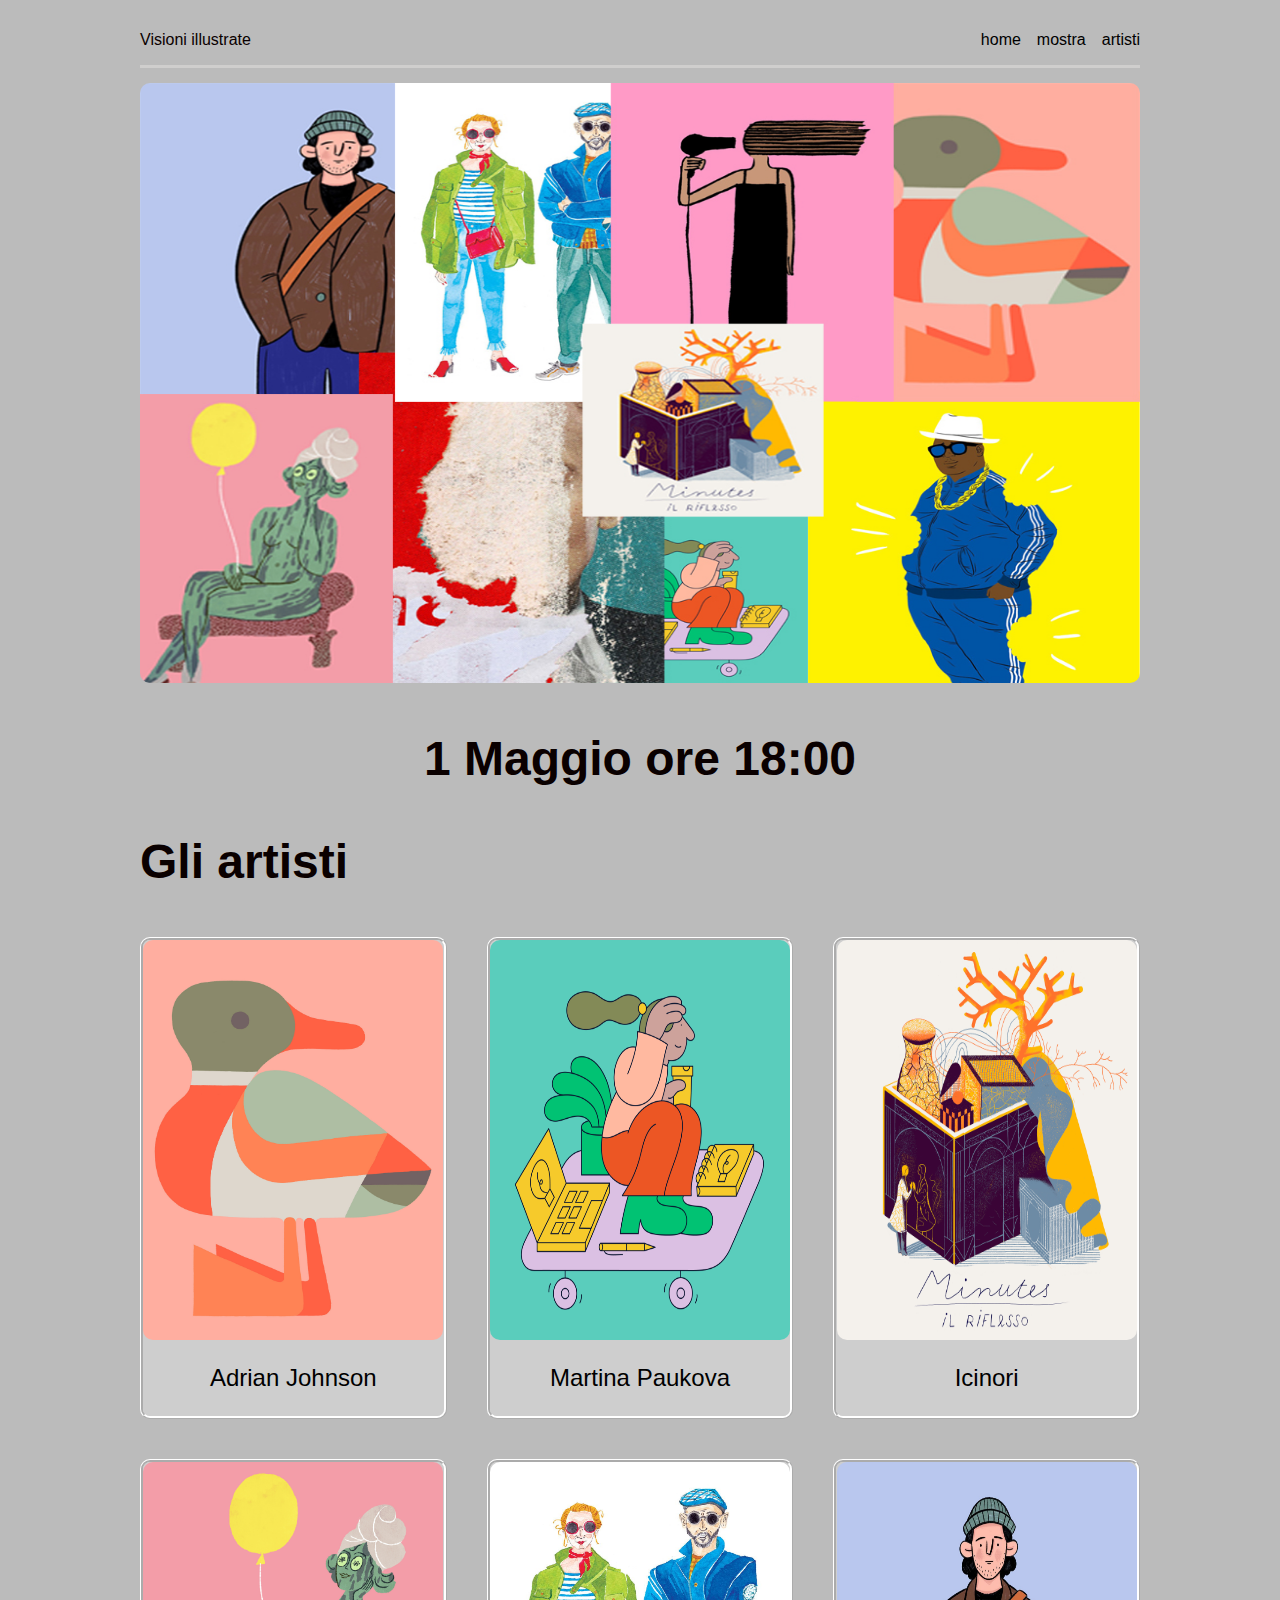
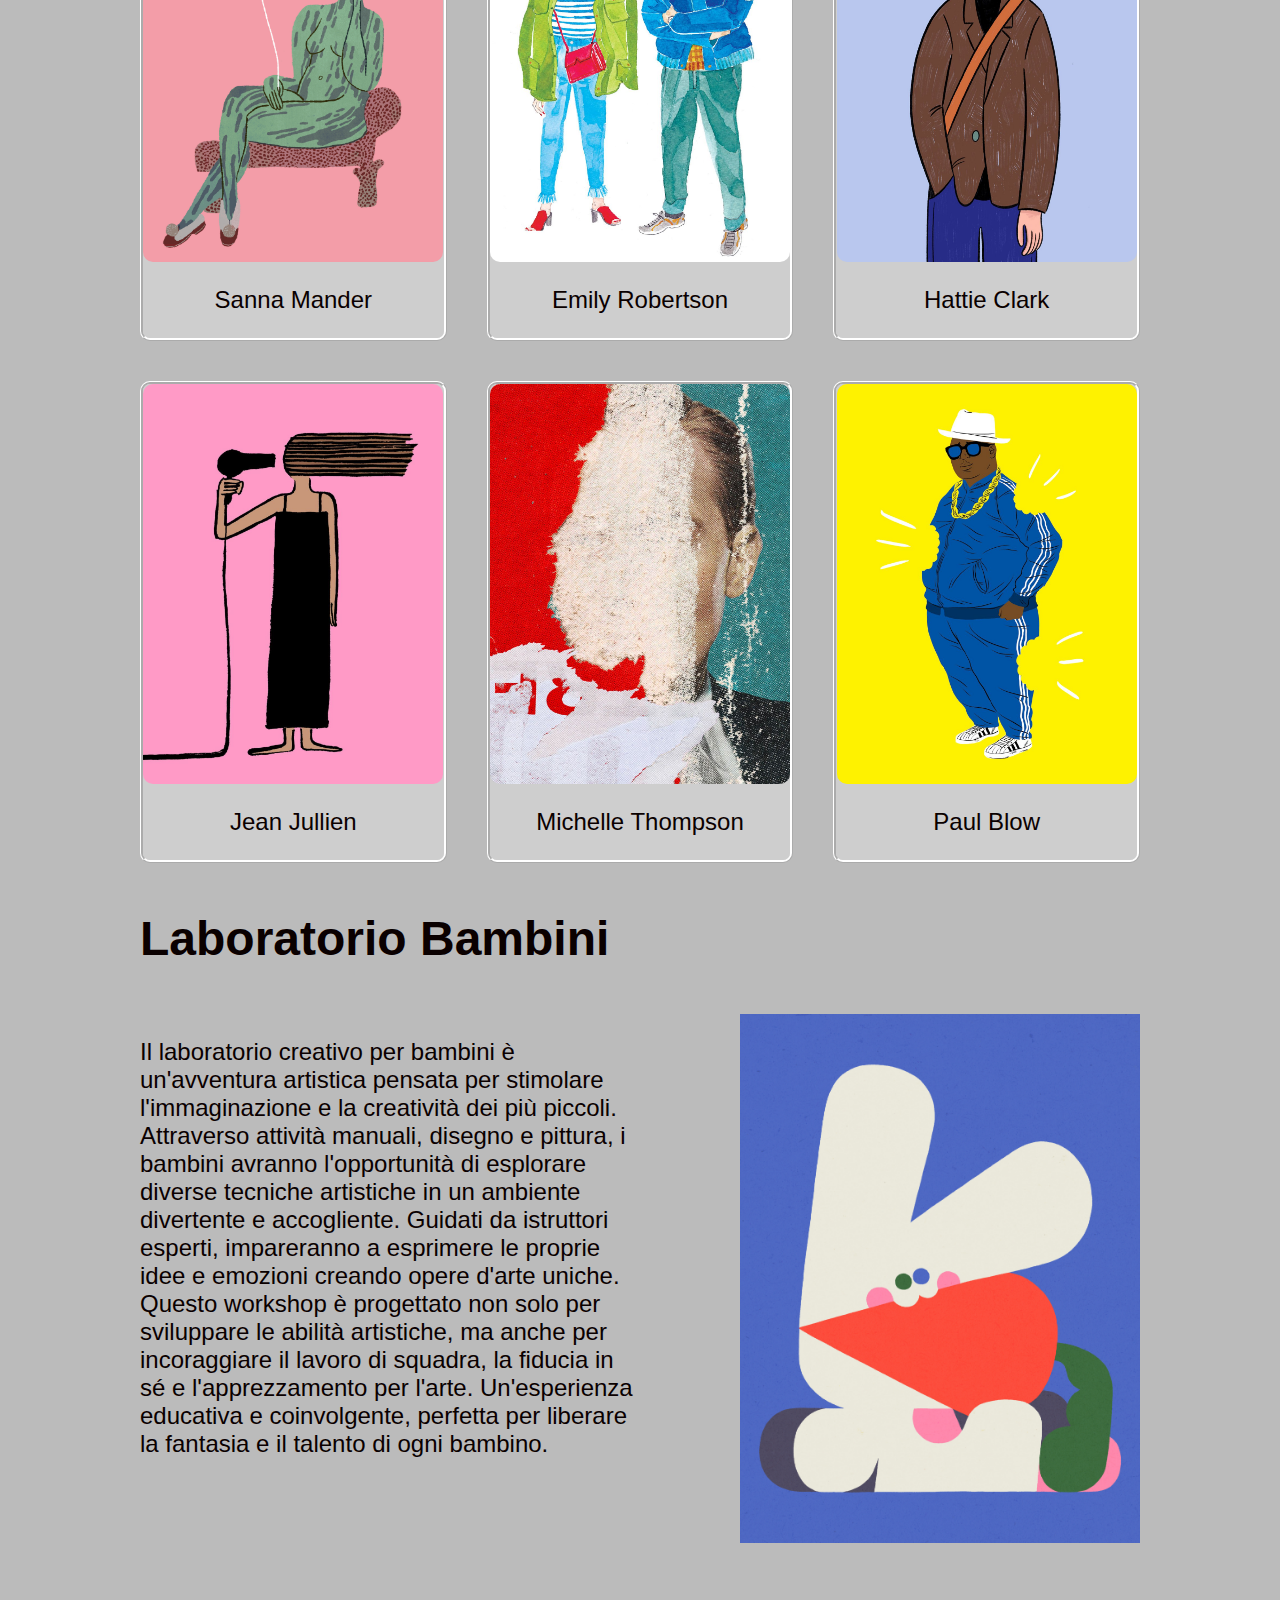
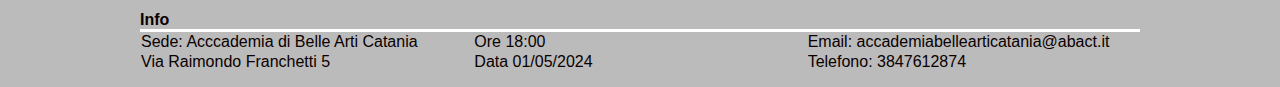
<file: index.html>
<html>
<head>
    
    <title>Visioni illustrate</title>
    <link rel="stylesheet" href="stile.css">
   
</head>
<body>
    <header>
        <p>Visioni illustrate</p>
        <nav>
            <ul>
                <li><a href="index.html">home</a></li> 
                <li><a href="mostra.html">mostra</a></li>
                <li><a href="artisti.html">artisti</a></li>
            </ul>
        </nav>
    </header>
    <main>
<section class="copertina"> 
<img src="copertina.jpg">
</section>
<div class="orario"> 
<p>1 Maggio ore 18:00</p>
</div>
<div class="titolo">
<p>Gli artisti</p>
</div>
<section class="elencoartisti">
    <div class="artista"><a href="Adrian_Johnson.html">
    <img src="AP_Adrian_Johnson_QUACK_2x-scaled.jpg">
    <p>Adrian Johnson</p>
</a> 
    </div>
    
    <div class="artista"><a href="Martina_Paukova_.html">
    <img src="AP_Martina_Paukova_Courier_Magazine_1-scaled.jpg">
    <p>Martina Paukova</p>
</a>
</div> 
    <div class="artista"><a href="Icinori_.html">
    <img src="AP_Icinori_DEDAR_5_2x.jpg">
    <p>Icinori</p>
    </a>
</div>
<div class="artista">
    <img src="AP_Sanna_Mander_havisamanda_2_2x-scaled.jpg">
    <p>Sanna Mander</p>
    </div>
    <div class="artista">
    <img src="Handsome-Frank-Emily Robertson (7).jpg">
    <p>Emily Robertson</p>
</div>
    <div class="artista">
    <img src="Handsome-Frank-Hattie Clark (1).jpg">
    <p>Hattie Clark</p>
</div>
    <div class="artista">
    <img src="Handsome-Frank-Jean Jullien (1).jpg">
    <p>Jean Jullien</p>
</div>
    <div class="artista">
    <img src="Handsome-Frank-Michelle Thompson (9).jpg">
    <p>Michelle Thompson</p> 
</div>
    <div class="artista">
    <img src="Handsome-Frank-Paul Blow (7).jpg">
    <p>Paul Blow</p> 
</div>
</section >
<section class="bambini">
    <div class="titolo">
<p>Laboratorio Bambini</p>
</div>
<div class="paragrafo">
<p>Il laboratorio creativo per bambini è un'avventura artistica pensata per stimolare l'immaginazione e la creatività dei più piccoli.
Attraverso attività manuali, disegno e pittura, i bambini avranno l'opportunità di esplorare diverse tecniche artistiche in un ambiente divertente e accogliente. 
Guidati da istruttori esperti, impareranno a esprimere le proprie idee e emozioni creando opere d'arte uniche. 
Questo workshop è progettato non solo per sviluppare le abilità artistiche, ma anche per incoraggiare il lavoro di squadra, la fiducia in sé e l'apprezzamento per l'arte. Un'esperienza educativa e coinvolgente, perfetta per liberare la fantasia e il talento di ogni bambino.</p>
<img src="AP_Adrian_Johnson_CARROT_2x-scaled.jpg">
</div>
</section>
</main>
    <footer>
     <h4>Info</h4> 
     <div class="testata">
     <p>Sede: Acccademia di Belle Arti Catania</p> 
     <p>Ore 18:00</p>
     <p>Email: accademiabellearticatania@abact.it</p>
        <p>Via Raimondo Franchetti 5</p> 
        <p>Data 01/05/2024</p>
        <p>Telefono: 3847612874</p>
    </div>
</footer>
</body>
</html>
</file>
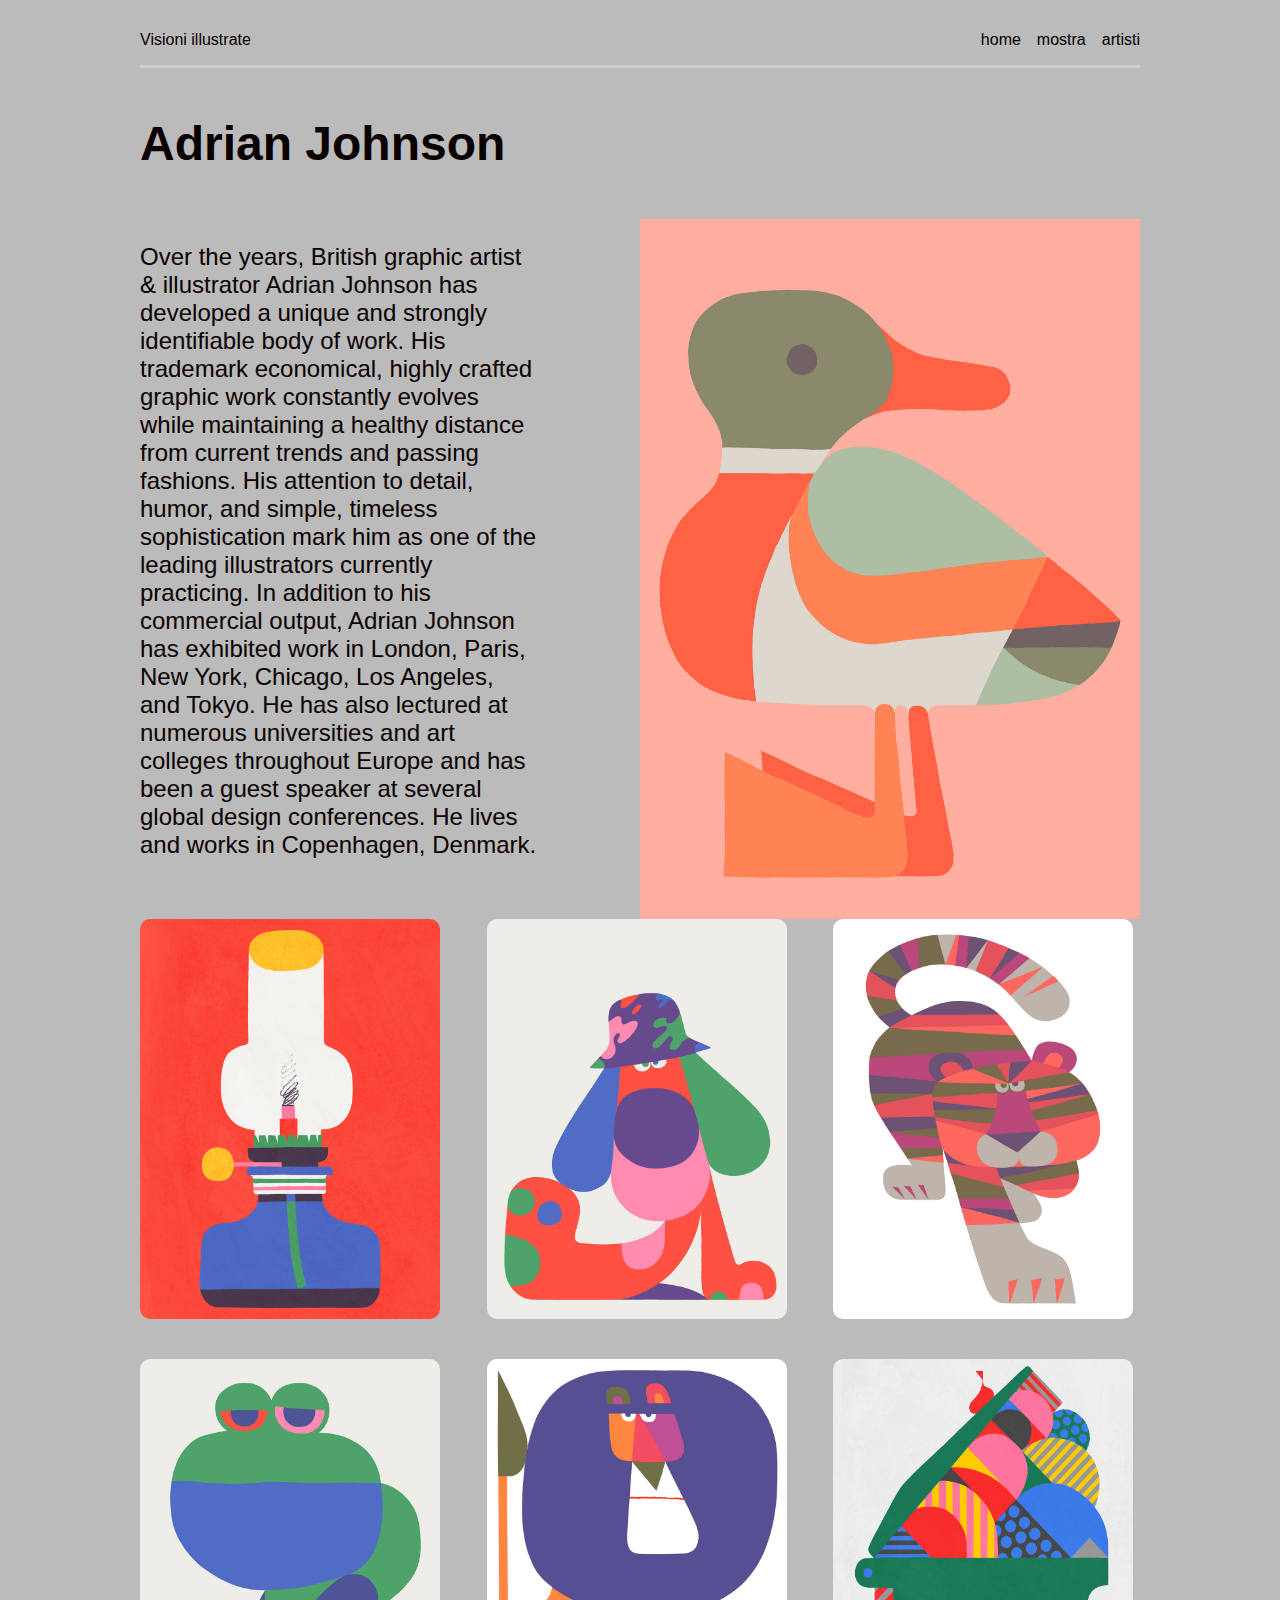
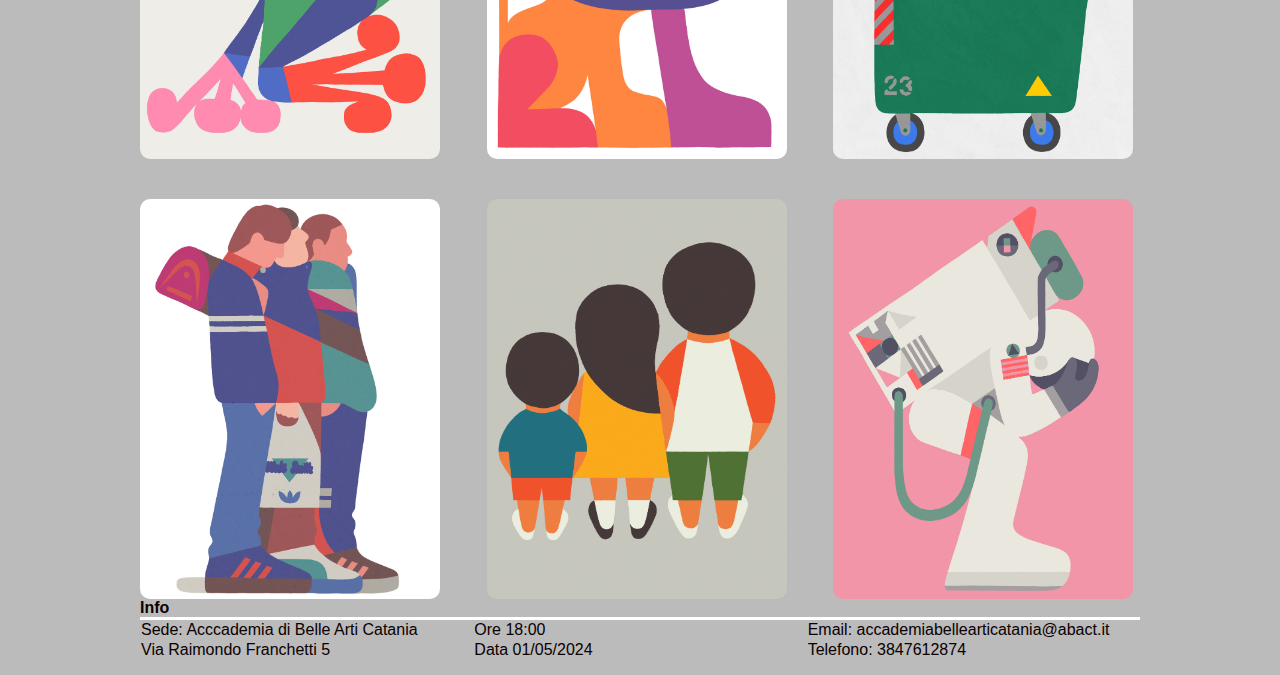
<file: Adrian_Johnson.html>
<html>
<head>
    
    <title>Visioni illustrate</title>
    <link rel="stylesheet" href="stile.css">
   
</head>
<body>
    <header>
        <p>Visioni illustrate</p>
        <nav>
            <ul>
                <li><a href="index.html">home</a></li> 
                <li><a href="mostra.html">mostra</a></li>
                <li><a href="artisti.html">artisti</a></li>
            </ul>
        </nav>
    </header>
    <main>
        <section class="titolo">
            <p>Adrian Johnson</p>
            </section>
            <section class="paragrafo">
                <div class="testo">
            <p>Over the years, British graphic artist & illustrator Adrian Johnson has developed a unique and strongly identifiable body of work. 
                His trademark economical, highly crafted graphic work constantly evolves while maintaining a healthy distance from current trends and passing fashions. 
                His attention to detail, humor, and simple, timeless sophistication mark him as one of the leading illustrators currently practicing.
                In addition to his commercial output, Adrian Johnson has exhibited work in London, Paris, New York, Chicago, Los Angeles, and Tokyo. He has also lectured 
                at numerous universities and art colleges throughout Europe and has been a guest speaker at several global design conferences. He lives and works in Copenhagen, Denmark.</p></div>
                <div class="foto">
                <img src="AP_Adrian_Johnson_QUACK_2x-scaled.jpg"></div>
        </section>
        <section class="elencoartisti">
            <img src="Adrian_Johnson1.jpg">
            <img src="Adrian_Johnson2.jpg">
            <img src="Adrian_Johnson3.jpg">
            <img src="Adrian_Johnson4.jpg">
            <img src="Adrian_Johnson5.jpg">
            <img src="Adrian_Johnson6.jpg">
            <img src="Adrian_Johnson7.jpg">
            <img src="Adrian_Johnson8.jpg">
            <img src="Adrian_Johnson9.jpg">
            

        </section>
    
    </main>
    <footer>
        <h4>Info</h4> 
        <div class="testata">
        <p>Sede: Acccademia di Belle Arti Catania</p> 
        <p>Ore 18:00</p>
        <p>Email: accademiabellearticatania@abact.it</p>
           <p>Via Raimondo Franchetti 5</p> 
           <p>Data 01/05/2024</p>
           <p>Telefono: 3847612874</p>
       </div>
   </footer>
</body>
</html>
</file>
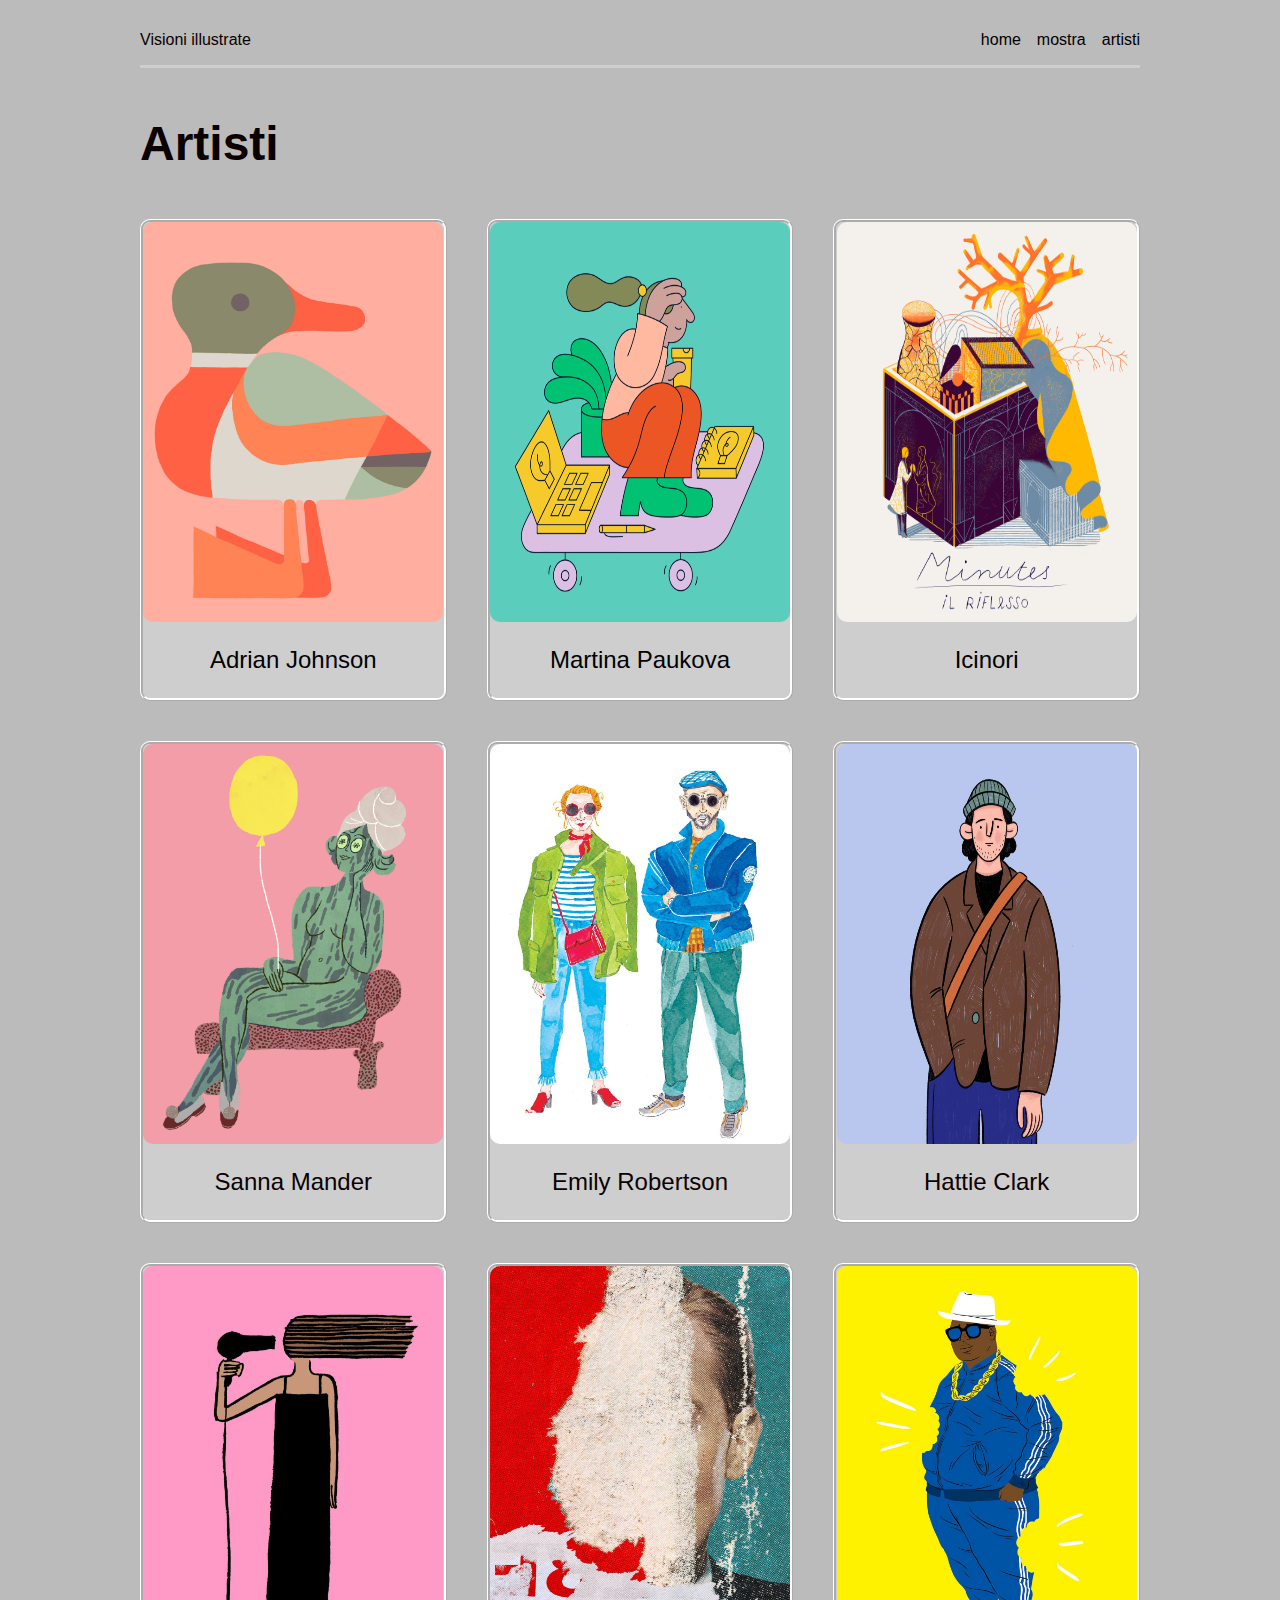
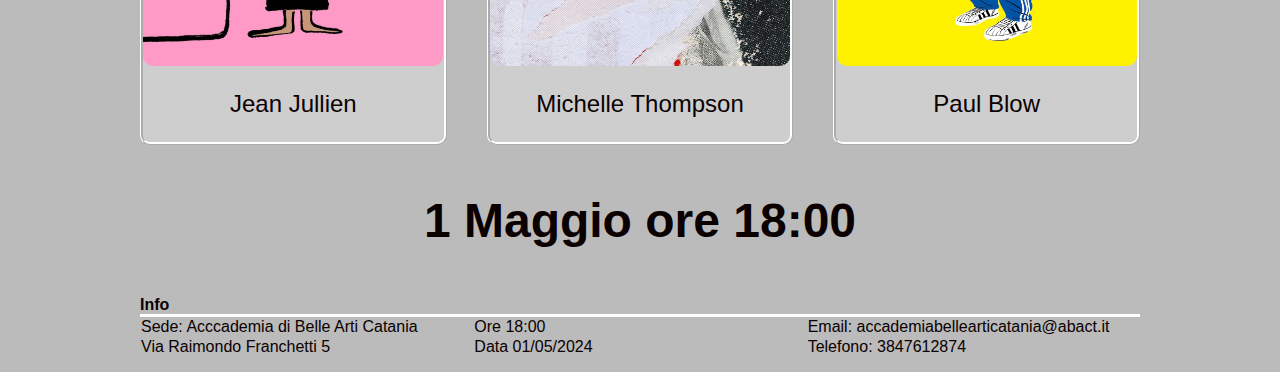
<file: artisti.html>
<html>
<head>
    
    <title>Visioni illustrate</title>
    <link rel="stylesheet" href="stile.css">
   
</head>
<body>
    <header>
        <p>Visioni illustrate</p>
        <nav>
            <ul>
                <li><a href="index.html">home</a></li> 
                <li><a href="mostra.html">mostra</a></li>
                <li><a href="artisti.html">artisti</a></li>
            </ul>
        </nav>
    </header>
    <main>
        <div class="titolo"> 
<p>Artisti</p>
</div>
<section class="elencoartisti">
    <div class="artista"><a href="Adrian_Johnson.html">
    <img src="AP_Adrian_Johnson_QUACK_2x-scaled.jpg">
    <p>Adrian Johnson</p>
</a> 
    </div>
    
    <div class="artista"><a href="Martina_Paukova_.html">
    <img src="AP_Martina_Paukova_Courier_Magazine_1-scaled.jpg">
    <p>Martina Paukova</p>
</a>
</div> 
    <div class="artista"><a href="Icinori_.html">
    <img src="AP_Icinori_DEDAR_5_2x.jpg">
    <p>Icinori</p>
    </a>
</div>
<div class="artista">
    <img src="AP_Sanna_Mander_havisamanda_2_2x-scaled.jpg">
    <p>Sanna Mander</p>
    </div>
    <div class="artista">
    <img src="Handsome-Frank-Emily Robertson (7).jpg">
    <p>Emily Robertson</p>
</div>
    <div class="artista">
    <img src="Handsome-Frank-Hattie Clark (1).jpg">
    <p>Hattie Clark</p>
</div>
    <div class="artista">
    <img src="Handsome-Frank-Jean Jullien (1).jpg">
    <p>Jean Jullien</p>
</div>
    <div class="artista">
    <img src="Handsome-Frank-Michelle Thompson (9).jpg">
    <p>Michelle Thompson</p> 
</div>
    <div class="artista">
    <img src="Handsome-Frank-Paul Blow (7).jpg">
    <p>Paul Blow</p> 
</div>
</section >
<div class="orario"> 
    <p>1 Maggio ore 18:00</p>
    </div>
    </main>
    <footer>
        <h4>Info</h4> 
        <div class="testata">
        <p>Sede: Acccademia di Belle Arti Catania</p> 
        <p>Ore 18:00</p>
        <p>Email: accademiabellearticatania@abact.it</p>
           <p>Via Raimondo Franchetti 5</p> 
           <p>Data 01/05/2024</p>
           <p>Telefono: 3847612874</p>
       </div>
   </footer>
</body>
</html>
</file>
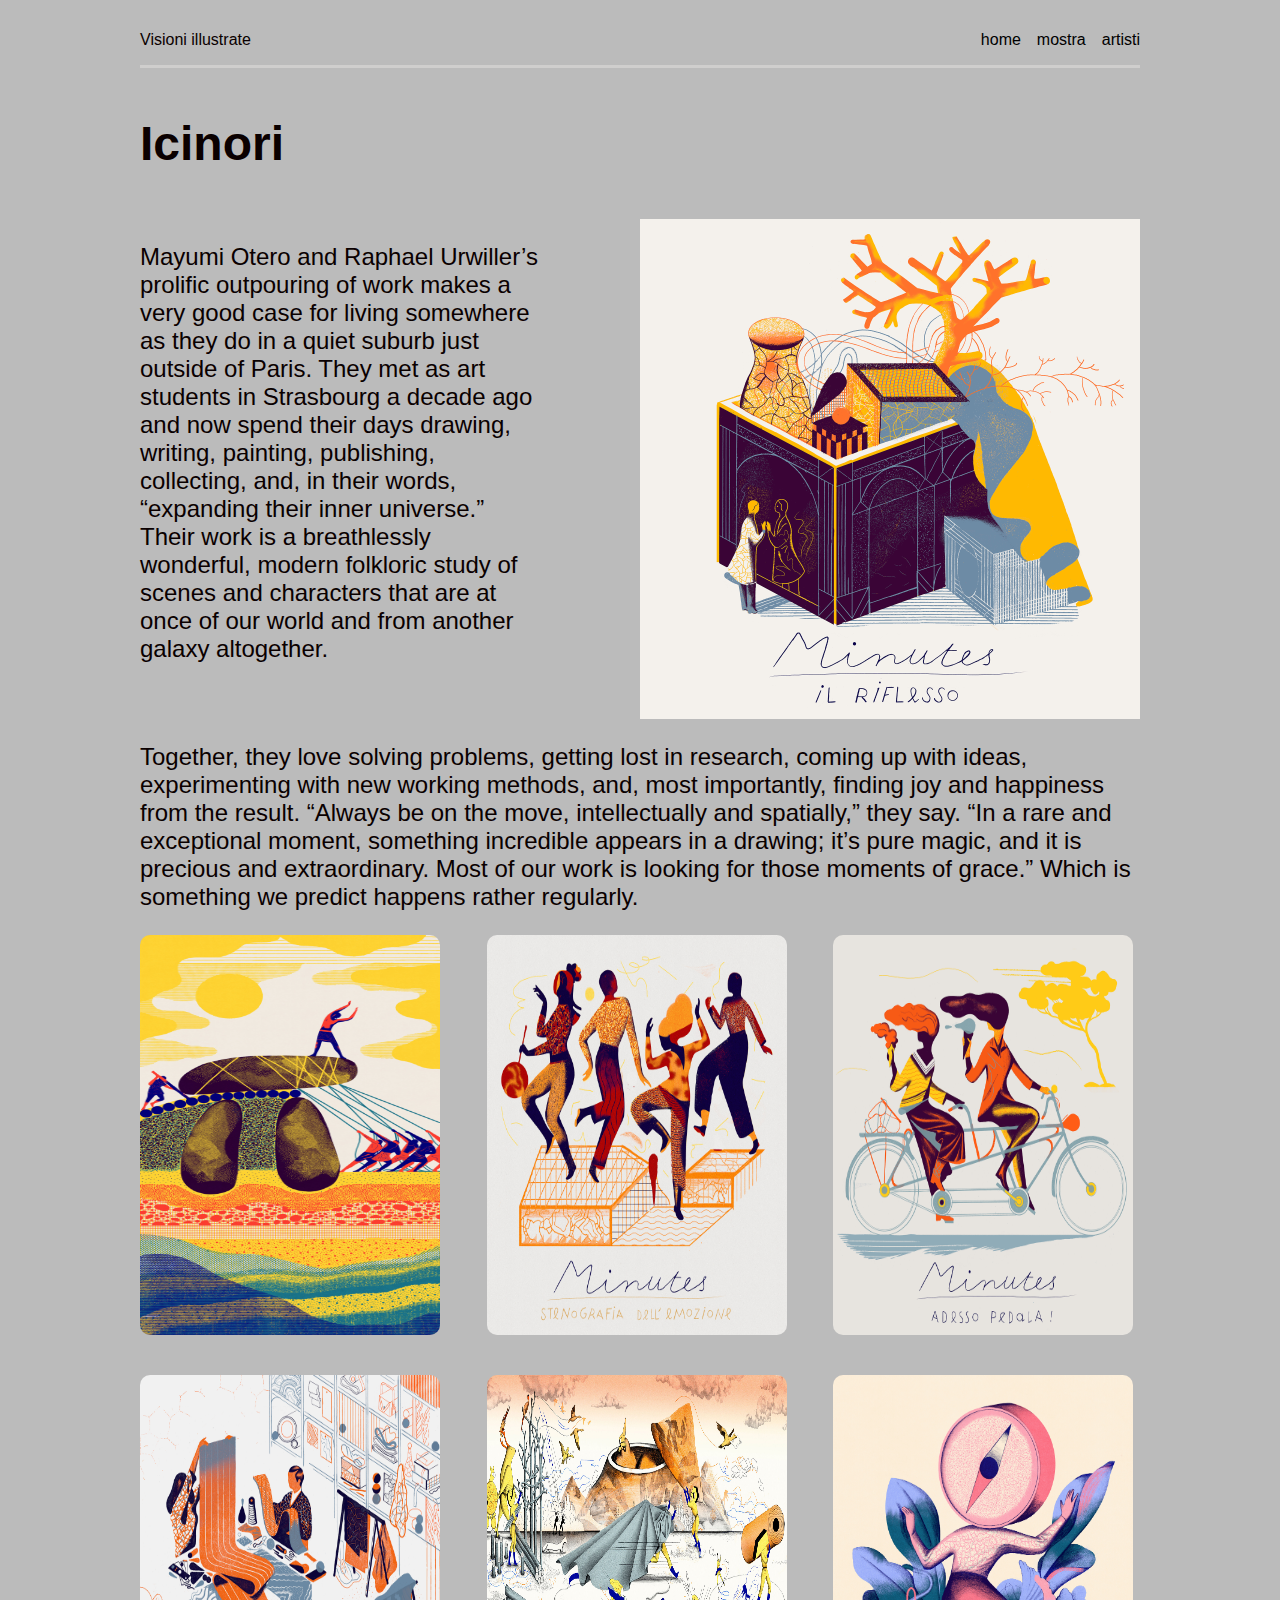
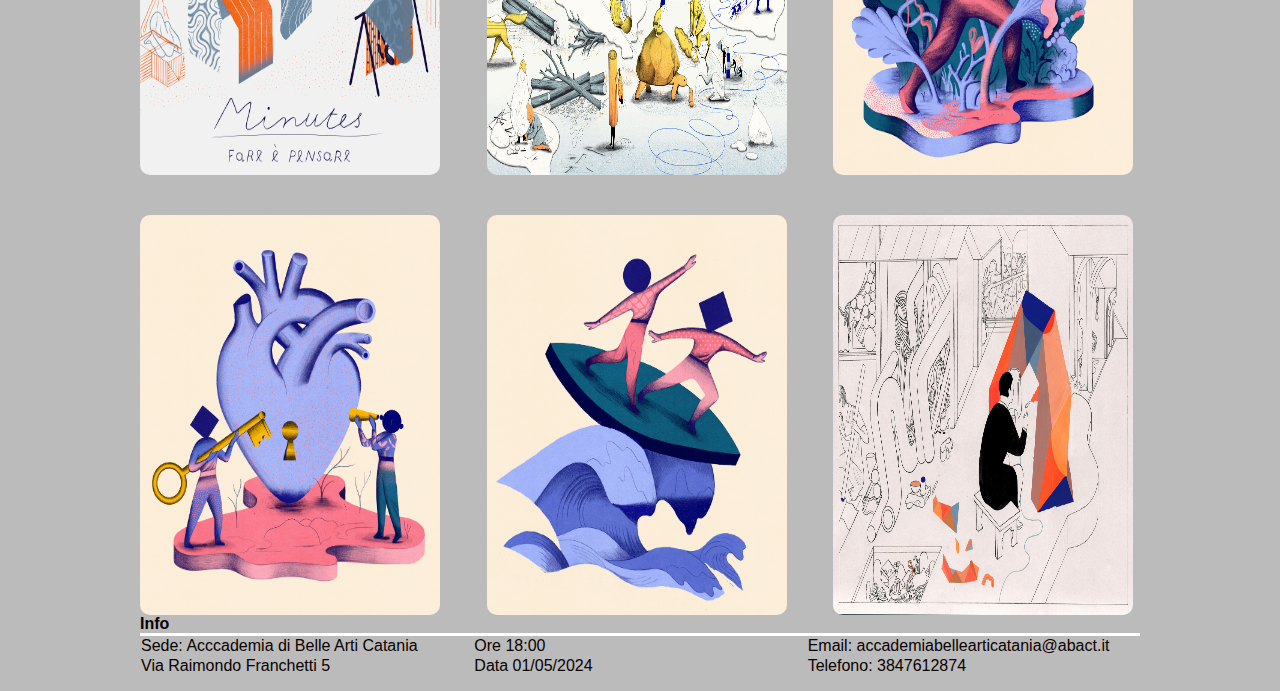
<file: Icinori_.html>
<html>
<head>
    
    <title>Visioni illustrate</title>
    <link rel="stylesheet" href="stile.css">
   
</head>
<body>
    <header>
        <p>Visioni illustrate</p>
        <nav>
            <ul>
                <li><a href="index.html">home</a></li> 
                <li><a href="mostra.html">mostra</a></li>
                <li><a href="artisti.html">artisti</a></li>
            </ul>
        </nav>
    </header>
    <main>
        <section class="titolo">
            <p>Icinori</p>
            </section>
            <section class="paragrafo">
                <div class="testo">
            <p>Mayumi Otero and Raphael Urwiller’s prolific outpouring of work makes a very good case for 
                living somewhere as they do in a quiet suburb just outside of Paris. They met as art students 
                in Strasbourg a decade ago and now spend their days drawing, writing, painting, publishing, collecting,
                 and, in their words, “expanding their inner universe.” Their work is a breathlessly wonderful, modern folkloric
                  study of scenes and characters that are at once of our world and from another galaxy altogether.</p> 
                  </div>
                <div class="foto">
                <img src="AP_Icinori_DEDAR_5_2x.jpg"></div>
        </section>
        <section class="paragrafo">
            <p>Together, they love solving problems, getting lost in research, coming up with ideas, experimenting with new working methods,
                and, most importantly, finding joy and happiness from the result. “Always be on the move, intellectually and spatially,”
                 they say. “In a rare and exceptional moment, something incredible appears in a drawing; it’s pure magic, 
                 and it is precious and extraordinary. Most of our work is looking for those moments of grace.”
                  Which is something we predict happens rather regularly.</p>
        </section>
        <section class="elencoartisti">
            <img src="Icinori_2.jpg"> 
            <img src="Icinori_3.jpg">
            <img src="Icinori_4.jpg">
            <img src="Icinori_5.jpg">
            <img src="Icinori_6.jpg">
            <img src="Icinori_8.jpg">
            <img src="Icinori_9.jpg">
            <img src="Icinori_10.jpg">
            <img src="Icinori_11.jpg">
            

        </section>
    
    </main>
    <footer>
        <h4>Info</h4> 
        <div class="testata">
        <p>Sede: Acccademia di Belle Arti Catania</p> 
        <p>Ore 18:00</p>
        <p>Email: accademiabellearticatania@abact.it</p>
           <p>Via Raimondo Franchetti 5</p> 
           <p>Data 01/05/2024</p>
           <p>Telefono: 3847612874</p>
       </div>
   </footer>
</body>
</html>
</file>
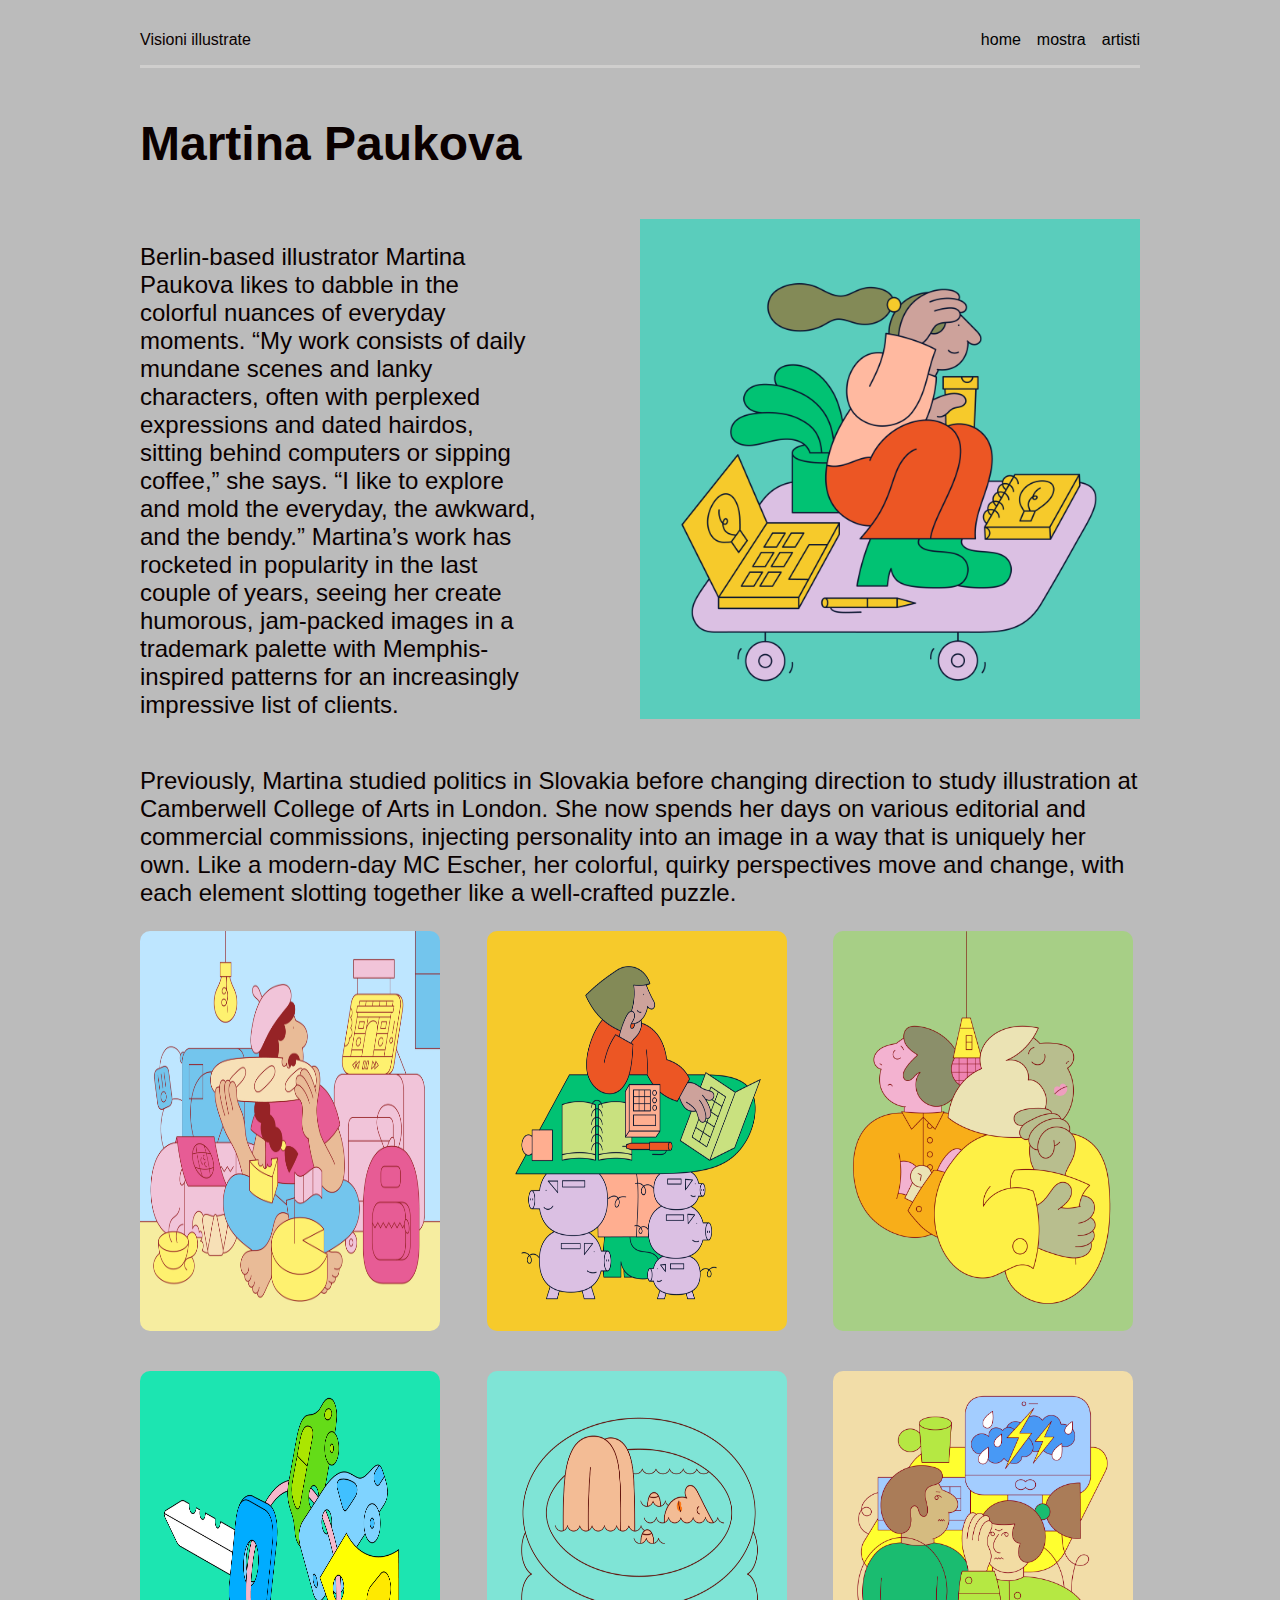
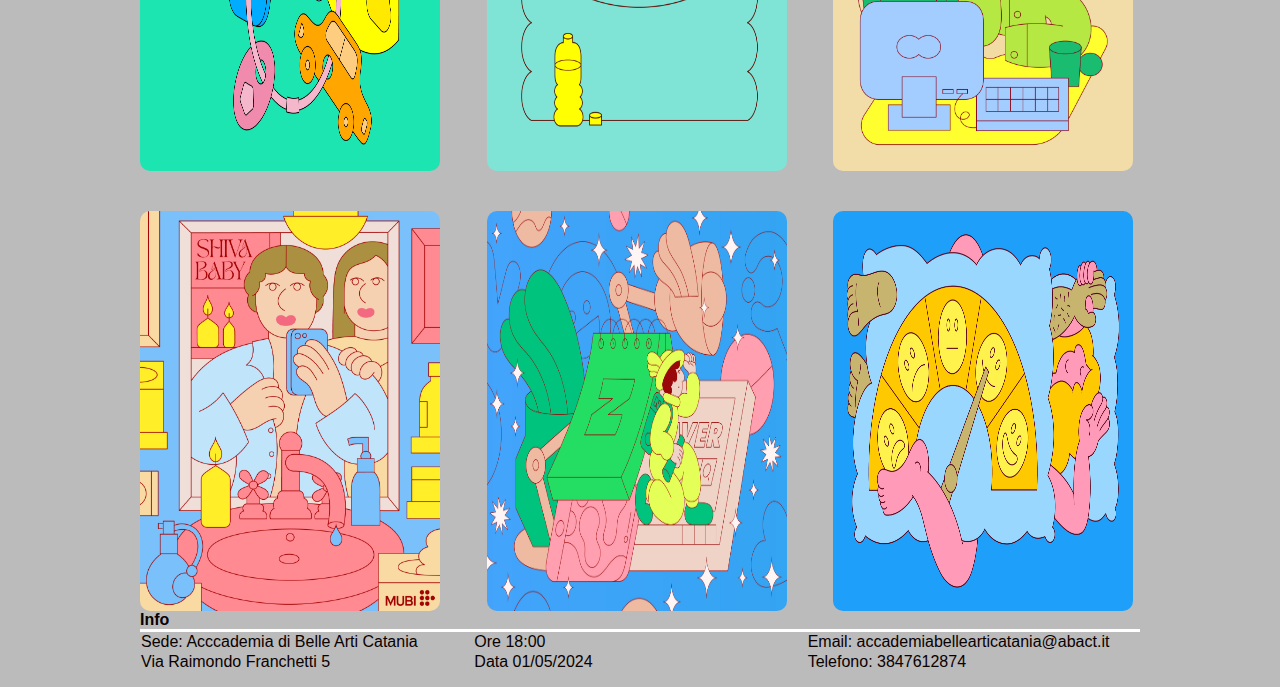
<file: Martina_Paukova_.html>
<html>
<head>
    
    <title>Visioni illustrate</title>
    <link rel="stylesheet" href="stile.css">
   
</head>
<body>
    <header>
        <p>Visioni illustrate</p>
        <nav>
            <ul>
                <li><a href="index.html">home</a></li> 
                <li><a href="mostra.html">mostra</a></li>
                <li><a href="artisti.html">artisti</a></li>
            </ul>
        </nav>
    </header>
    <main>
        <section class="titolo">
            <p>Martina Paukova</p>
            </section>
            <section class="paragrafo">
                <div class="testo">
            <p>Berlin-based illustrator Martina Paukova likes to dabble in the colorful nuances of everyday moments.
                 “My work consists of daily mundane scenes and lanky characters, often with perplexed expressions and dated hairdos,
                  sitting behind computers or sipping coffee,” she says. “I like to explore and mold the everyday, the awkward, and the bendy.” 
                  Martina’s work has rocketed in popularity in the last couple of years, seeing her create humorous, jam-packed images in a trademark 
                  palette with Memphis-inspired patterns for an increasingly impressive list of clients. </p>
                  </div>
                <div class="foto">
                <img src="AP_Martina_Paukova_Courier_Magazine_1-scaled.jpg"></div>
                
        </section>
        <section class="paragrafo">
        <p>Previously, Martina studied politics 
            in Slovakia before changing direction to study illustration at Camberwell College of Arts in London. She now spends her days 
            on various editorial and commercial commissions, injecting personality into an image in a way that is uniquely her own.
             Like a modern-day MC Escher, her colorful, quirky perspectives move and change, with each element slotting together like a well-crafted 
             puzzle.</p>
             </section>
        <section class="elencoartisti">
            <img src="Martina_Paukova_1.jpg">
            <img src="Martina_Paukova_2.jpg">
            <img src="Martina_Paukova_3.jpg">
            <img src="Martina_Paukova_4.jpg">
            <img src="Martina_Paukova_6.jpg">
            <img src="Martina_Paukova_7.jpg">
            <img src="Martina_Paukova_8.jpg">
            <img src="Martina_Paukova_9.jpg">
            <img src="Martina_Paukova_10.jpg">
            

        </section>
    
    </main>
    <footer>
        <h4>Info</h4> 
        <div class="testata">
        <p>Sede: Acccademia di Belle Arti Catania</p> 
        <p>Ore 18:00</p>
        <p>Email: accademiabellearticatania@abact.it</p>
           <p>Via Raimondo Franchetti 5</p> 
           <p>Data 01/05/2024</p>
           <p>Telefono: 3847612874</p>
       </div>
   </footer>
</body>
</html>
</file>
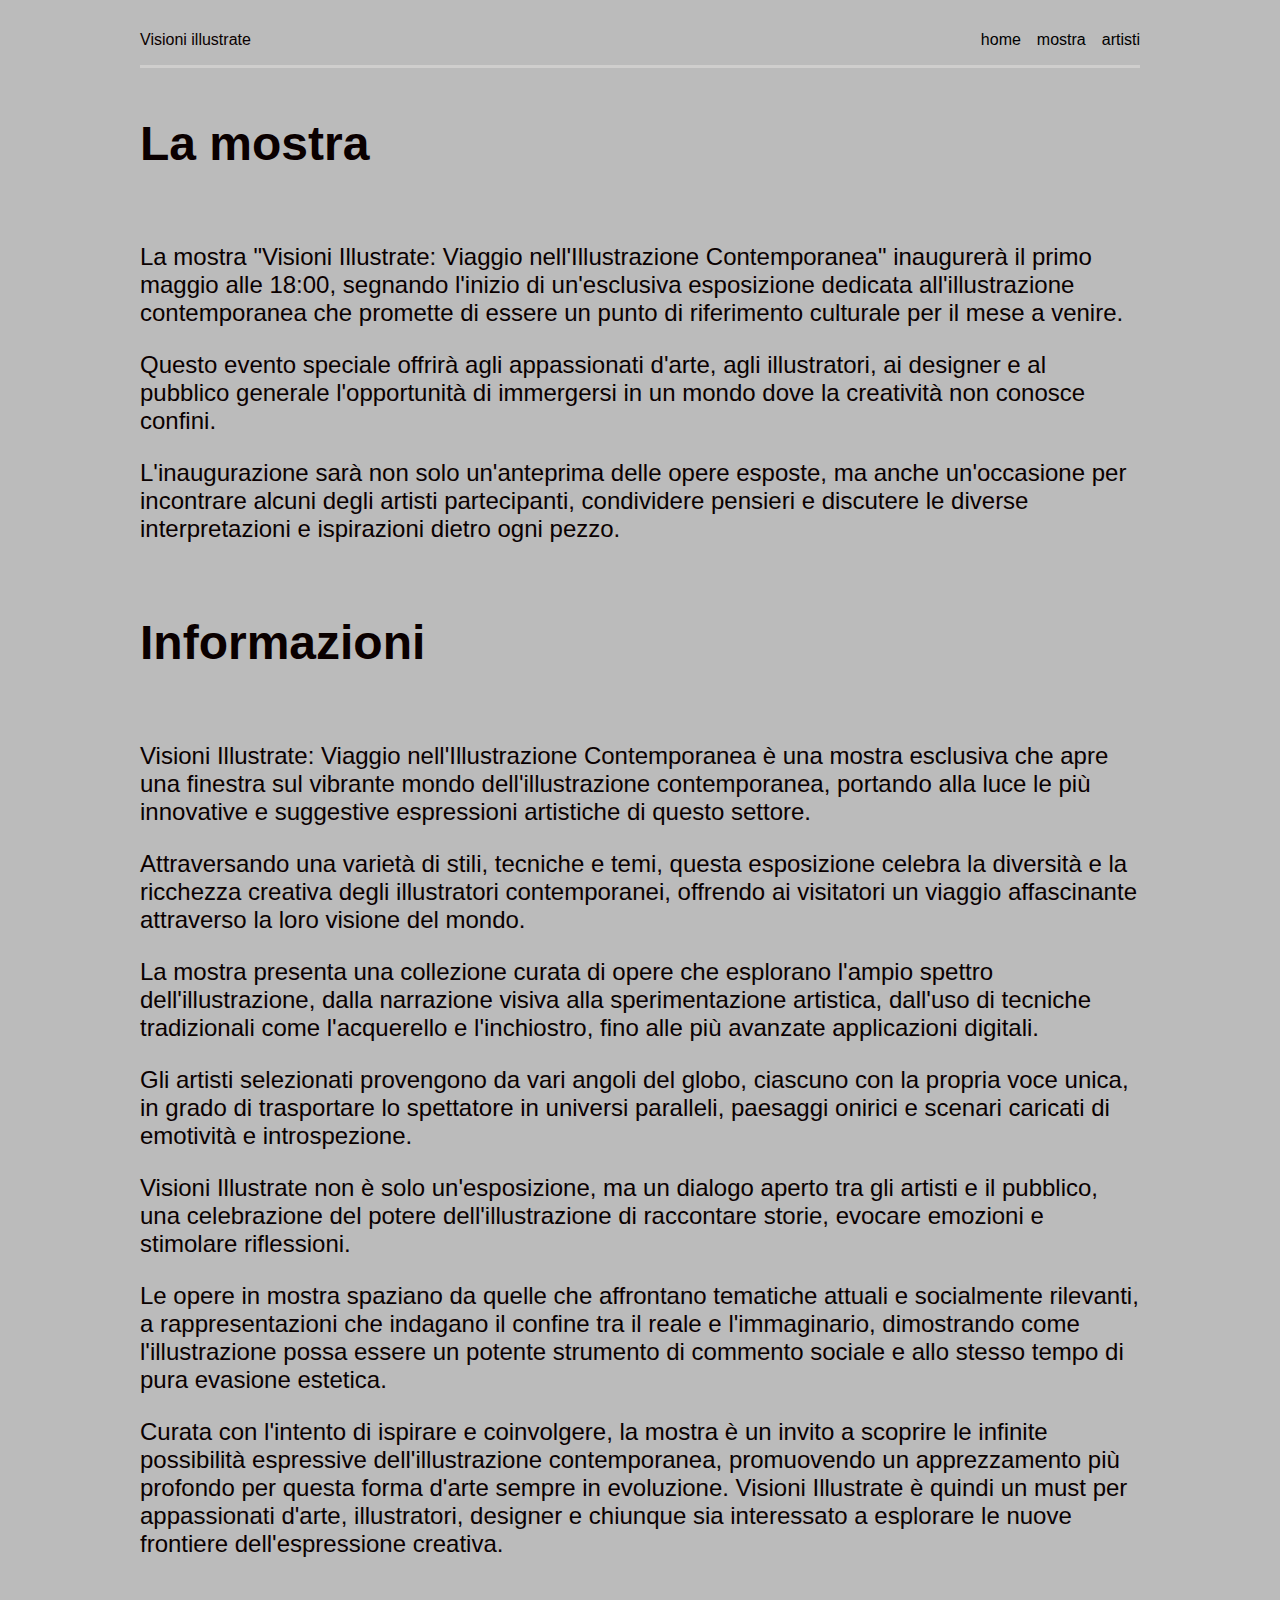
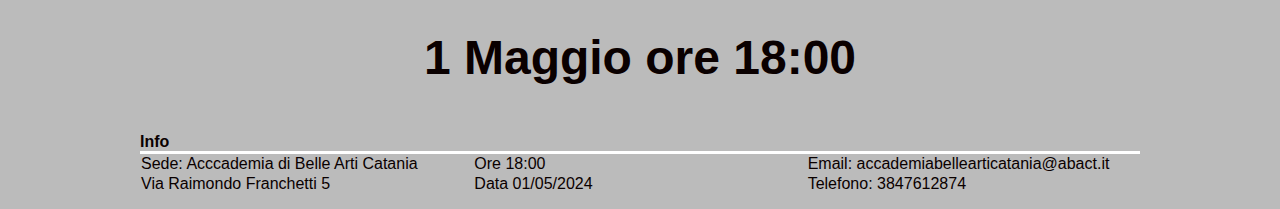
<file: mostra.html>
<html>
<head>
    
    <title>Visioni illustrate</title>
    <link rel="stylesheet" href="stile.css">
   
</head>
<body>
    <header>
        <p>Visioni illustrate</p>
        <nav>
            <ul>
                <li><a href="index.html">home</a></li> 
                <li><a href="mostra.html">mostra</a></li>
                <li><a href="artisti.html">artisti</a></li>
            </ul>
        </nav>
    </header>
    <main>
    <div class="titolo">
<p>La mostra</p>
</div>
<section class="paragrafo">
    <div>
    <p>La mostra "Visioni Illustrate: Viaggio nell'Illustrazione Contemporanea" inaugurerà il primo maggio alle 18:00, segnando l'inizio di un'esclusiva esposizione dedicata all'illustrazione contemporanea che promette di essere un punto di riferimento culturale per il mese a venire.</p>

    <p>Questo evento speciale offrirà agli appassionati d'arte, agli illustratori, ai designer e al pubblico generale l'opportunità di immergersi in un mondo dove la creatività non conosce confini.</p>

    <p>L'inaugurazione sarà non solo un'anteprima delle opere esposte, ma anche un'occasione per incontrare alcuni degli artisti partecipanti, condividere pensieri e discutere le diverse interpretazioni e ispirazioni dietro ogni pezzo.</p>
</div>
</section>
    <div class="titolo">
    <p>Informazioni</p></div>
    <section class="paragrafo">
        <div>
        <p>Visioni Illustrate: Viaggio nell'Illustrazione Contemporanea è una mostra esclusiva che apre una finestra 
        sul vibrante mondo dell'illustrazione contemporanea, portando alla luce le più innovative e suggestive 
        espressioni artistiche di questo settore.</p> 

    <p>Attraversando una varietà di stili, tecniche e temi, questa esposizione celebra la diversità e la ricchezza 
        creativa degli illustratori contemporanei, offrendo ai visitatori un viaggio affascinante attraverso la loro visione del mondo.</p>

    <p>La mostra presenta una collezione curata di opere che esplorano l'ampio spettro dell'illustrazione, 
        dalla narrazione visiva alla sperimentazione artistica, dall'uso di tecniche tradizionali 
        come l'acquerello e l'inchiostro, fino alle più avanzate applicazioni digitali.</p> 

    <p>Gli artisti selezionati provengono da vari angoli del globo, ciascuno con la propria voce unica, 
        in grado di trasportare lo spettatore in universi paralleli, paesaggi onirici e scenari caricati di emotività e introspezione.</p>
    <p>Visioni Illustrate non è solo un'esposizione, ma un dialogo aperto tra gli artisti e il pubblico, 
        una celebrazione del potere dell'illustrazione di raccontare storie, evocare emozioni e stimolare riflessioni.</p>
    <p>Le opere in mostra spaziano da quelle che affrontano tematiche attuali e socialmente rilevanti, 
        a rappresentazioni che indagano il confine tra il reale e l'immaginario, dimostrando come l'illustrazione
         possa essere un potente strumento di commento sociale e allo stesso tempo di pura evasione estetica.</p>

    <p>Curata con l'intento di ispirare e coinvolgere, la mostra è un invito a scoprire le infinite possibilità 
        espressive dell'illustrazione contemporanea, promuovendo un apprezzamento più profondo per questa forma d'arte 
        sempre in evoluzione. Visioni Illustrate è quindi un must per appassionati d'arte, illustratori, designer e chiunque 
        sia interessato a esplorare le nuove frontiere dell'espressione creativa.</p>
    </div>
</section>
    <div class="orario"> 
        <p>1 Maggio ore 18:00</p>
        </div>
    
</main>
<footer>
    <h4>Info</h4> 
    <div class="testata">
    <p>Sede: Acccademia di Belle Arti Catania</p> 
    <p>Ore 18:00</p>
    <p>Email: accademiabellearticatania@abact.it</p>
       <p>Via Raimondo Franchetti 5</p> 
       <p>Data 01/05/2024</p>
       <p>Telefono: 3847612874</p>
   </div>
</footer>
</body>
</html>
</file>
<file: stile.css>
html {
    scroll-behavior: smooth
}

body {
    background-color: #bbbbbb;
    color: #0a0000;
    font-family: -apple-system,BlinkMacSystemFont,segoe ui,Roboto,Helvetica,Arial,sans-serif,apple color emoji,segoe ui emoji,segoe ui symbol;
    max-width: 1000px;
    margin: 15px auto;
    align-items: center;
    padding: 0 20px
}
header {
    max-width: 1000px;
    margin: 15px auto;
    display: flex;
    border-bottom:  3px solid rgb(207, 206, 205);
    justify-content: space-between;
    font-weight: 500;
    
}

nav ul {
    display: flex;
    list-style-type: none;
    gap: 16px
}

nav ul a {
    color: #000000;
    text-decoration: none
}

nav ul a:hover {
    color: #ff0000;
    text-decoration: underline
}
.copertina img{
    width: 1000px;
    height: 600px;
    border-radius: 10px;
}
.orario{
    font-size: 48px;
    font-weight: 700;
    text-align: center;
}
.elencoartisti{
    font-size: 24px;
    display: grid;
    grid-template-columns: 1fr 1fr 1fr;
    gap: 40px;
    text-align: center;
    
}

.elencoartisti img{
    width: 300px;
    height: 400px;
    border-radius: 10px;
    
}

.elencoartisti a {
    color: #000000;
    text-decoration: none
}

.elencoartisti a:hover{
    color: hsl(0, 100%, 50%);
    text-decoration: none
}
.elencoartisti img:hover{

}
.artista{
    border: #ffffff;
    border-style: ridge;
    border-radius: 10px;
    background-color:rgb(206, 206, 206) ;
}
.bambini{
    height: 700px;
}
.titolo{
    font-size: 48px;
    font-weight: 700;
}
.paragrafo{
    font-size: 24px;
    display: flex;
    gap: 100px;
    max-width: 1000px;
    
}

.paragrafo img{
    width:40%;

}

.foto img{
    width: 500px;
}


footer h4{
    
    margin: 0px;

}

.testata {
    border-top: 3px solid rgb(255, 255, 255);
    display:grid;
    grid-template-columns: 1fr 1fr 1fr;   

}
.testata p{
    
    margin: 1px;
    
}
</file>
